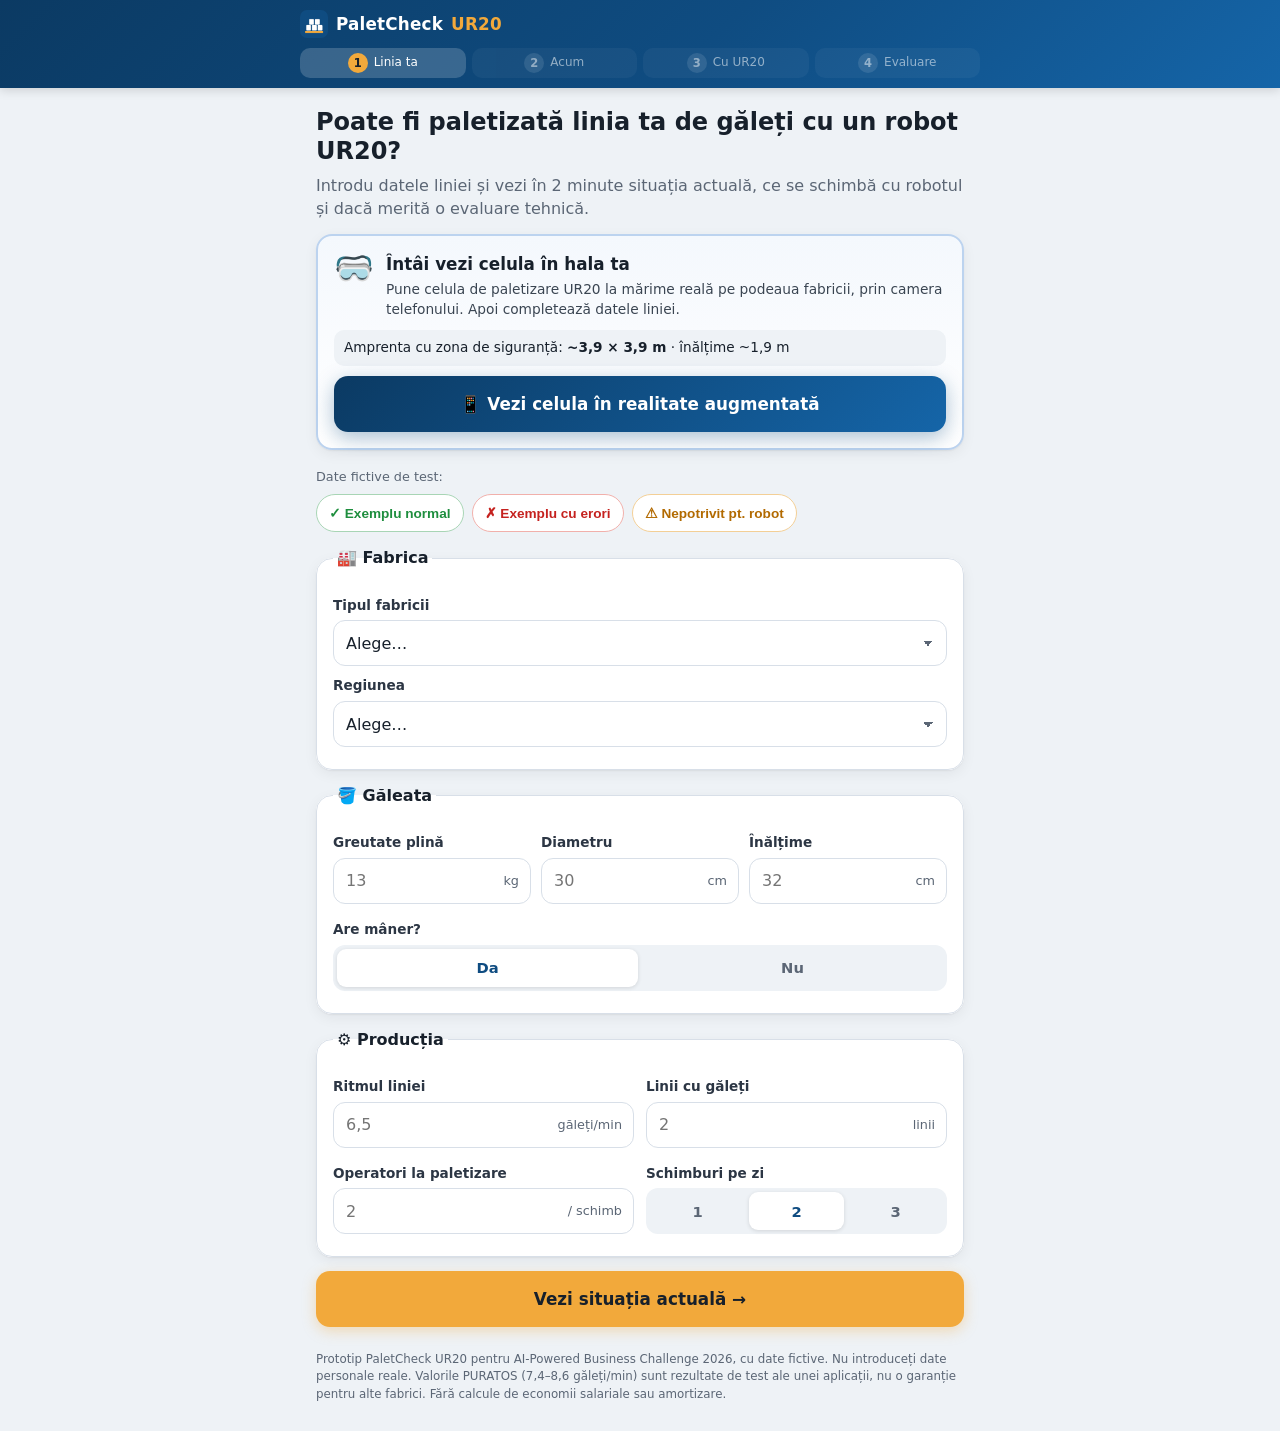
<file: index.html>
<!doctype html>
<html lang="ro">
<head>
  <meta charset="utf-8">
  <meta name="viewport" content="width=device-width, initial-scale=1, viewport-fit=cover">
  <title>PaletCheck UR20</title>
  <meta name="description" content="Verifică în 2 minute dacă linia ta de găleți poate fi paletizată cu o celulă UR20 și cere o evaluare tehnică Tech-Con.">
  <meta name="theme-color" content="#0F4C81">
  <link rel="manifest" href="manifest.json">
  <link rel="icon" href="icons/icon-192.png">
  <link rel="apple-touch-icon" href="icons/icon-192.png">
  <meta name="mobile-web-app-capable" content="yes">
  <meta name="apple-mobile-web-app-capable" content="yes">
  <meta name="apple-mobile-web-app-title" content="PaletCheck">
  <link rel="stylesheet" href="style.css">
</head>
<body>
  <header class="top">
    <div class="top-row">
      <div class="brand"><img src="icons/icon-192.png" alt=""> PaletCheck <span>UR20</span></div>
      <button class="install" id="install" type="button">📲 Instalează</button>
    </div>
    <ol class="stepper" id="stepper">
      <li data-step="1" class="active"><b>1</b><span>Linia ta</span></li>
      <li data-step="2"><b>2</b><span>Acum</span></li>
      <li data-step="3"><b>3</b><span>Cu UR20</span></li>
      <li data-step="4"><b>4</b><span>Evaluare</span></li>
    </ol>
  </header>

  <main>
    <!-- PAS 1: DATE -->
    <section class="step" id="step1">
      <div class="hero">
        <h1>Poate fi paletizată linia ta de găleți cu un robot UR20?</h1>
        <p>Introdu datele liniei și vezi în 2 minute situația actuală, ce se schimbă cu robotul și dacă merită o evaluare tehnică.</p>
      </div>

      <div class="card ar-card ar-intro">
        <div class="ar-head">
          <span class="ar-icon">🥽</span>
          <div>
            <h3>Întâi vezi celula în hala ta</h3>
            <p>Pune celula de paletizare UR20 la mărime reală pe podeaua fabricii, prin camera telefonului. Apoi completează datele liniei.</p>
          </div>
        </div>
        <div class="ar-dims ar-dims-text">Amprenta cu zona de siguranță: <b>~3,9 × 3,9 m</b> · înălțime ~1,9 m</div>
        <button class="btn robot big" data-open-ar type="button">📱 Vezi celula în realitate augmentată</button>
      </div>

      <div class="examples">
        <span>Date fictive de test:</span>
        <button type="button" class="chip ok" data-example="normal">✓ Exemplu normal</button>
        <button type="button" class="chip err" data-example="errors">✗ Exemplu cu erori</button>
        <button type="button" class="chip warn" data-example="unfit">⚠ Nepotrivit pt. robot</button>
      </div>

      <div class="banner error" id="formErrors" hidden role="alert"></div>

      <form id="lineForm" novalidate>
        <fieldset class="card">
          <legend>🏭 Fabrica</legend>
          <label class="field" data-f="factory">
            <span>Tipul fabricii</span>
            <select name="factory">
              <option value="">Alege…</option>
              <option value="panificatie">Ingrediente panificație și patiserie</option>
              <option value="umpluturi">Gemuri, umpluturi și creme</option>
              <option value="sosuri">Sosuri și maioneză (HoReCa)</option>
              <option value="lactate">Lactate</option>
              <option value="miere">Miere</option>
              <option value="alt-aliment">Alt produs alimentar</option>
              <option value="nealimentar">Nealimentar (vopsele, chimice)</option>
            </select>
            <small class="err-msg"></small>
          </label>
          <label class="field" data-f="region">
            <span>Regiunea</span>
            <select name="region">
              <option value="">Alege…</option>
              <option>București-Ilfov</option>
              <option>Sud-Muntenia</option>
              <option>Sud-Est</option>
              <option>Sud-Vest Oltenia</option>
              <option>Nord-Est</option>
              <option>Centru</option>
              <option>Nord-Vest</option>
              <option>Vest</option>
            </select>
            <small class="err-msg"></small>
          </label>
        </fieldset>

        <fieldset class="card">
          <legend>🪣 Găleata</legend>
          <div class="grid3">
            <label class="field" data-f="kg">
              <span>Greutate plină</span>
              <div class="unit"><input name="kg" type="text" inputmode="decimal" autocomplete="off" placeholder="13"><i>kg</i></div>
              <small class="err-msg"></small>
            </label>
            <label class="field" data-f="diameter">
              <span>Diametru</span>
              <div class="unit"><input name="diameter" type="text" inputmode="decimal" autocomplete="off" placeholder="30"><i>cm</i></div>
              <small class="err-msg"></small>
            </label>
            <label class="field" data-f="height">
              <span>Înălțime</span>
              <div class="unit"><input name="height" type="text" inputmode="decimal" autocomplete="off" placeholder="32"><i>cm</i></div>
              <small class="err-msg"></small>
            </label>
          </div>
          <div class="field" data-f="handle">
            <span>Are mâner?</span>
            <div class="seg">
              <label><input type="radio" name="handle" value="da" checked><b>Da</b></label>
              <label><input type="radio" name="handle" value="nu"><b>Nu</b></label>
            </div>
            <small class="err-msg"></small>
          </div>
        </fieldset>

        <fieldset class="card">
          <legend>⚙️ Producția</legend>
          <div class="grid2">
            <label class="field" data-f="ppm">
              <span>Ritmul liniei</span>
              <div class="unit"><input name="ppm" type="text" inputmode="decimal" autocomplete="off" placeholder="6,5"><i>găleți/min</i></div>
              <small class="err-msg"></small>
            </label>
            <label class="field" data-f="lines">
              <span>Linii cu găleți</span>
              <div class="unit"><input name="lines" type="text" inputmode="numeric" autocomplete="off" placeholder="2"><i>linii</i></div>
              <small class="err-msg"></small>
            </label>
            <label class="field" data-f="operators">
              <span>Operatori la paletizare</span>
              <div class="unit"><input name="operators" type="text" inputmode="numeric" autocomplete="off" placeholder="2"><i>/ schimb</i></div>
              <small class="err-msg"></small>
            </label>
            <div class="field" data-f="shifts">
              <span>Schimburi pe zi</span>
              <div class="seg">
                <label><input type="radio" name="shifts" value="1"><b>1</b></label>
                <label><input type="radio" name="shifts" value="2" checked><b>2</b></label>
                <label><input type="radio" name="shifts" value="3"><b>3</b></label>
              </div>
              <small class="err-msg"></small>
            </div>
          </div>
        </fieldset>

        <button class="btn primary big" type="submit">Vezi situația actuală →</button>
      </form>
    </section>

    <!-- SCENA 3D (comună pașilor 2 și 3) -->
    <section class="step" id="stageWrap" hidden>
      <div class="stage card flush">
        <div class="stage-3d" id="stage3d"></div>
        <div class="stage-badge" id="stageBadge">👷 Paletizare manuală</div>
        <div class="stage-speed" id="stageSpeed">simulare ×3</div>
        <div class="stage-live" id="stageLive"></div>
        <div class="stage-toast" id="stageToast"></div>
        <div class="stage-hint">↻ rotește cu degetul</div>
      </div>
    </section>

    <!-- PAS 2: SITUAȚIA ACTUALĂ -->
    <section class="step" id="step2" hidden>
      <h2 class="section-title">Situația actuală pe linia ta</h2>
      <div class="stats" id="statsBefore"></div>
      <p class="note">Calcule din datele introduse. <span class="tag hyp">Ipoteză</span> un schimb = 8 ore de producție.</p>
      <button class="btn robot big" id="toRobot" type="button">🤖 Înlocuiește cu robotul UR20</button>
      <button class="btn ghost" data-back="1" type="button">← Modifică datele</button>
    </section>

    <!-- PAS 3: CU ROBOT -->
    <section class="step" id="step3" hidden>
      <div class="banner error big-banner" id="failBanner" hidden role="alert"></div>
      <div id="robotOk" hidden>
        <div class="banner" id="verdictBanner"></div>
        <h2 class="section-title">Ce se schimbă</h2>
        <div class="stats" id="statsAfter"></div>
        <div class="card ar-card">
          <div class="ar-head">
            <span class="ar-icon">🥽</span>
            <div>
              <h3>Vezi celula la mărime reală în hala ta</h3>
              <p>Pune celula UR20 pe podeaua fabricii prin camera telefonului și verifică dacă încape lângă linia ta.</p>
            </div>
          </div>
          <div class="ar-dims ar-dims-text">Amprenta cu zona de siguranță: <b>~3,9 × 3,9 m</b> · înălțime ~1,9 m</div>
          <button class="btn robot big" data-open-ar type="button">📱 Deschide în realitate augmentată</button>
          <p class="note"><span class="tag hyp">Machetă</span> orientativă la scară reală (UR20: rază 1.750 mm, bază Ø245 mm, sarcină 20 kg). Amplasarea reală se stabilește la evaluarea Tech-Con.</p>
        </div>
      </div>
      <h2 class="section-title">Verificări</h2>
      <div class="checks" id="checks"></div>
      <div class="banner info">
        <b>⚠ Un robot mai rapid nu crește automat debitul liniei.</b>
        <span id="bottleneckText"></span>
      </div>
      <details class="card facts">
        <summary>Fapte PURATOS vs. ipoteze</summary>
        <div class="facts-grid">
          <div>
            <h4><span class="tag fact">Fapt</span> PURATOS (Tech-Con)</h4>
            <ul>
              <li>2 celule UR20, găleți de 5 kg și 13 kg</li>
              <li>Țintă 6 găleți/min; teste: 7,4 (13 kg) și 8,6 (5 kg)</li>
              <li>Gripper dedicat + cameră 2D pentru orientarea mânerului</li>
              <li>3 scanere de siguranță pe celulă, 2 poziții de paletizare</li>
              <li>Schimbarea paleților și separatoarele rămân manuale</li>
              <li>Livrare în aproximativ 4 luni</li>
            </ul>
          </div>
          <div>
            <h4><span class="tag hyp">Ipoteză</span> în acest calculator</h4>
            <ul>
              <li>Gripper estimat la 3,5 kg; sarcina UR20 până la 20 kg</li>
              <li>Ritm de referință interpolat între 5 și 13 kg</li>
              <li>O celulă pe linie; schimb de 8 ore</li>
              <li>Rezultatele de test nu sunt o garanție pentru altă fabrică</li>
            </ul>
          </div>
        </div>
      </details>
      <button class="btn primary big" id="toRequest" type="button">Solicită evaluare tehnică →</button>
      <button class="btn ghost" data-back="1" type="button">← Modifică datele</button>
    </section>

    <!-- PAS 4: CERERE -->
    <section class="step" id="step4" hidden>
      <div class="score card" id="scoreCard"></div>

      <div id="requestFormWrap">
        <div class="banner error" id="reqErrors" hidden role="alert"></div>
        <form id="reqForm" class="card" novalidate>
          <h3>Cerere de evaluare tehnică</h3>
          <p class="note">⚠ Prototip de concurs: folosiți <b>date fictive</b>, nu date personale reale.</p>
          <label class="field" data-f="company">
            <span>Companie</span>
            <input name="company" type="text" placeholder="ex. Fabrica Demo SRL" autocomplete="off">
            <small class="err-msg"></small>
          </label>
          <label class="field" data-f="role">
            <span>Rolul tău</span>
            <select name="role">
              <option value="">Alege…</option>
              <option value="dir-productie">Director de producție</option>
              <option value="dir-fabrica">Director de fabrică</option>
              <option value="investitii">Responsabil investiții / financiar</option>
              <option value="mentenanta">Șef mentenanță / inginer proces</option>
              <option value="hse">Responsabil SSM / HSE</option>
              <option value="altul">Altul</option>
            </select>
            <small class="err-msg"></small>
          </label>
          <label class="field" data-f="email">
            <span>E-mail (fictiv)</span>
            <input name="email" type="email" inputmode="email" placeholder="demo@fabrica-demo.ro" autocomplete="off">
            <small class="err-msg"></small>
          </label>
          <div class="field" data-f="demoType">
            <span>Tipul demonstrației</span>
            <div class="seg wrap">
              <label><input type="radio" name="demoType" value="birou" checked><b id="officeLabel">La birou</b></label>
              <label><input type="radio" name="demoType" value="online"><b>Online</b></label>
              <label><input type="radio" name="demoType" value="fabrica"><b>În fabrică</b></label>
            </div>
            <small class="err-msg"></small>
          </div>
          <div class="grid2">
            <label class="field" data-f="date">
              <span>Data preferată</span>
              <input name="date" type="date">
              <small class="err-msg"></small>
            </label>
            <label class="field" data-f="slot">
              <span>Interval</span>
              <select name="slot">
                <option value="">Alege…</option>
                <option>09:00–11:00</option>
                <option>11:00–13:00</option>
                <option>13:00–15:00</option>
                <option>15:00–17:00</option>
              </select>
              <small class="err-msg"></small>
            </label>
          </div>
          <label class="check field" data-f="consent">
            <input type="checkbox" name="consent">
            <span>Confirm că am folosit date fictive (concurs).</span>
            <small class="err-msg"></small>
          </label>
          <button class="btn primary big" type="submit">Trimite cererea și programează demo</button>
        </form>
      </div>

      <div id="confirmation" hidden></div>
      <button class="btn ghost" data-back="3" type="button" id="backTo3">← Înapoi la rezultat</button>
    </section>
  </main>

  <footer>
    Prototip PaletCheck UR20 pentru AI-Powered Business Challenge 2026, cu date fictive. Nu introduceți date personale reale.
    Valorile PURATOS (7,4–8,6 găleți/min) sunt rezultate de test ale unei aplicații, nu o garanție pentru alte fabrici.
    Fără calcule de economii salariale sau amortizare.
  </footer>

  <!-- Realitate augmentată -->
  <div class="ar-modal" id="arModal" hidden>
    <div class="ar-bar">
      <b>Celula UR20 · mărime reală</b>
      <button type="button" class="ar-close" id="closeAR" aria-label="Închide">✕</button>
    </div>
    <div class="ar-stage" id="arStage"><div class="ar-loading">Se încarcă macheta 3D…</div></div>
    <div class="ar-help" id="arHelp">
      <ol>
        <li>Apasă <b>„Pune celula în hala ta"</b>.</li>
        <li>Îndreaptă camera spre podea și mișcă telefonul încet, până apare suprafața.</li>
        <li>Celula apare la scară 1:1. Plimbă-te în jurul ei și verifică spațiul, accesul și culoarele.</li>
      </ol>
    </div>
  </div>

  <script type="module" src="app.js"></script>
</body>
</html>
</file>
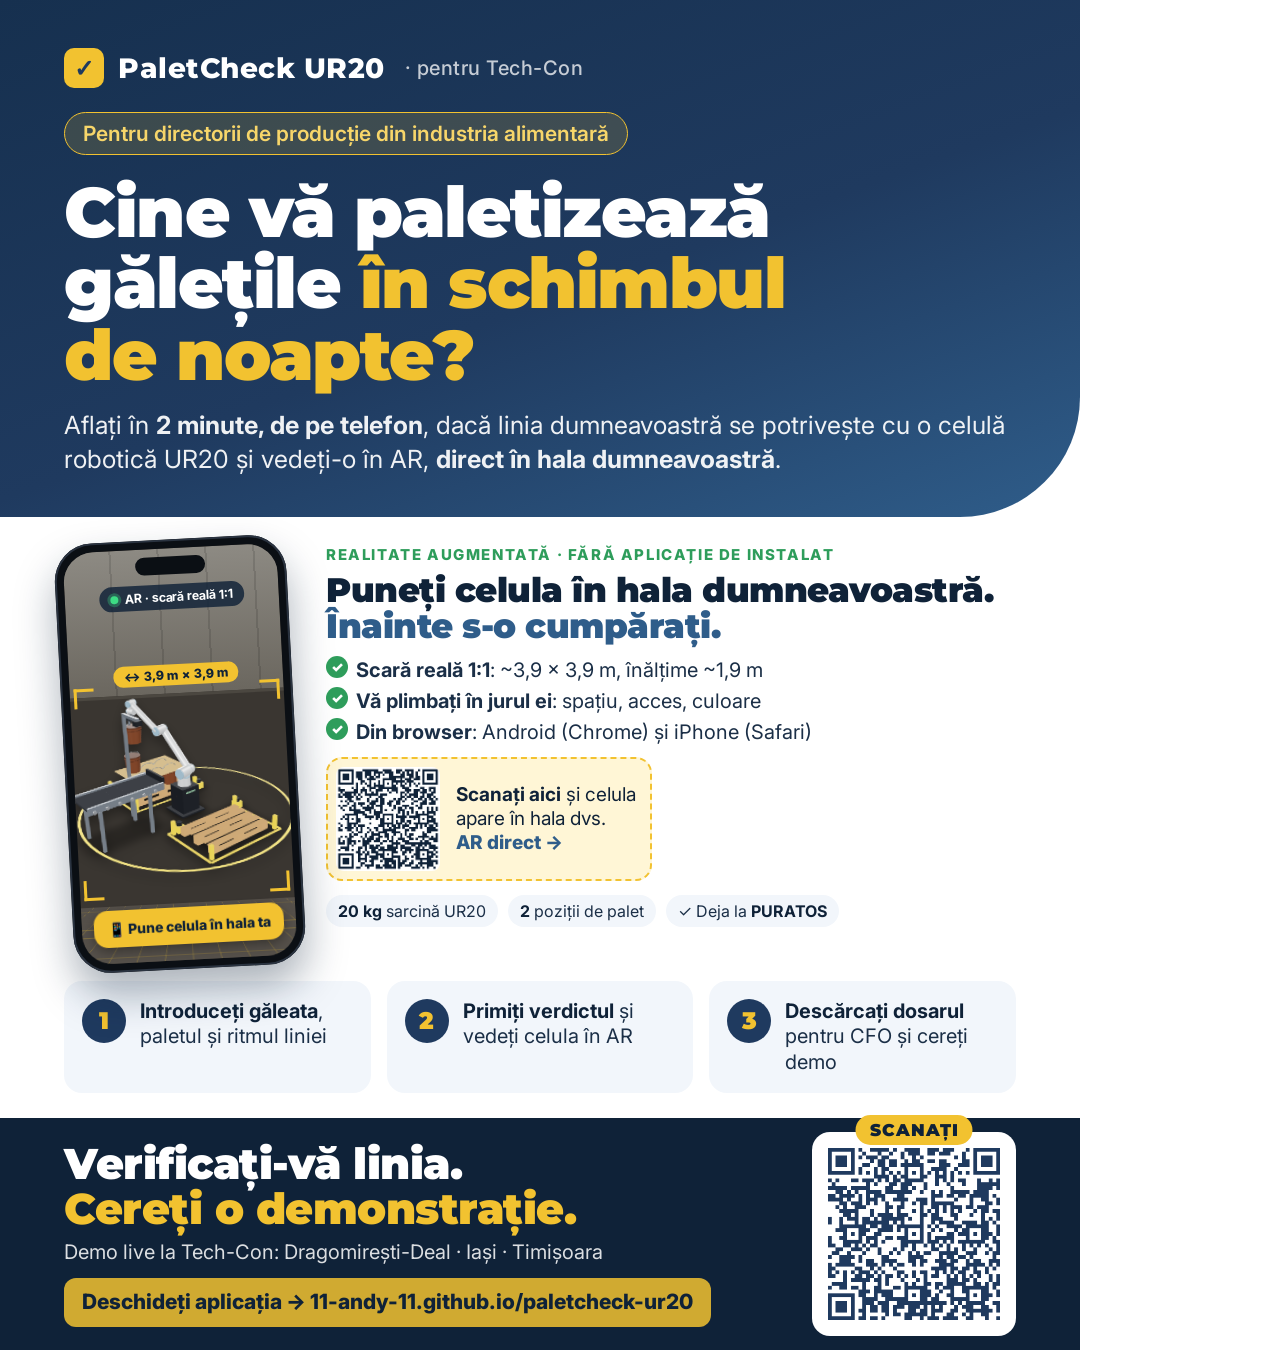
<file: promovare/postare.html>
<!doctype html>
<html lang="ro"><head><meta charset="utf-8"><title>PaletCheck UR20 — postare LinkedIn</title>
<link rel="preconnect" href="https://fonts.googleapis.com">
<link href="https://fonts.googleapis.com/css2?family=Montserrat:wght@500;700;800;900&family=Inter:wght@400;500;600;700&display=swap" rel="stylesheet">
<style>
*{box-sizing:border-box;margin:0;padding:0}
html,body{width:1080px;height:1350px;overflow:hidden}
body{font-family:Inter,Arial,sans-serif;background:#fff;color:#0f2238;position:relative}
.top{background:linear-gradient(160deg,#16304f 0%,#1F3A5F 55%,#2F5D8A 100%);color:#fff;padding:48px 64px 40px;position:relative;border-bottom-right-radius:120px}
.brand{display:flex;align-items:center;gap:14px;font-family:Montserrat,Arial;font-weight:800;font-size:28px;letter-spacing:.5px}
.brand .dot{width:40px;height:40px;border-radius:10px;background:#F2C230;display:grid;place-items:center;color:#1F3A5F;font-size:24px;font-weight:900}
.brand small{font-family:Inter;font-weight:500;font-size:20px;opacity:.75;margin-left:6px}
.aud{display:inline-block;margin-top:24px;background:rgba(242,194,48,.16);border:1.5px solid #F2C230;color:#F7D66A;font-weight:600;font-size:21px;padding:8px 18px;border-radius:40px}
h1{font-family:Montserrat,Arial;font-weight:900;font-size:70px;line-height:1.02;margin-top:22px;letter-spacing:-1.5px}
h1 em{font-style:normal;color:#F2C230}
.sub{font-size:25px;line-height:1.35;margin-top:18px;opacity:.93;max-width:960px}
.sub b{color:#fff}
.stage{position:relative;margin-top:6px;height:440px}
.stage img{position:absolute;left:50%;transform:translateX(-50%);top:0;height:440px}
.card{position:absolute;background:#fff;border-radius:16px;box-shadow:0 10px 30px rgba(15,34,56,.16);padding:14px 18px;font-size:19px;line-height:1.25;border-left:6px solid #F2C230;max-width:280px}
.card b{display:block;font-family:Montserrat,Arial;font-size:25px;font-weight:800;color:#1F3A5F}
.c1{left:40px;top:40px}.c2{right:40px;top:30px}.c3{right:44px;top:262px}.c4{left:40px;top:290px;border-left-color:#2e9d5b}
.steps{display:flex;gap:16px;padding:0 64px;margin-top:12px}
.step{flex:1;background:#F2F6FB;border-radius:18px;padding:18px 18px 18px;display:flex;gap:14px;align-items:flex-start}
.num{flex:none;width:44px;height:44px;border-radius:50%;background:#1F3A5F;color:#F2C230;font-family:Montserrat;font-weight:900;font-size:24px;display:grid;place-items:center}
.step p{font-size:20px;line-height:1.28;color:#1b2f47}
.step p b{color:#0f2238}
.cta{position:absolute;left:0;right:0;bottom:0;height:232px;background:#0f2238;color:#fff;display:flex;align-items:center;padding:0 64px;gap:40px}
.cta .txt{flex:1}
.cta .big{font-family:Montserrat,Arial;font-weight:900;font-size:43px;line-height:1.05;letter-spacing:-.5px}
.cta .big span{color:#F2C230}
.cta .small{font-size:20px;opacity:.85;margin-top:8px;line-height:1.35}
.btn{display:inline-block;margin-top:12px;background:#F2C230;color:#0f2238;font-weight:800;font-size:21px;padding:10px 18px;border-radius:12px;text-decoration:none}
.qr{display:block}
@page{size:1080px 1350px;margin:0}
.qr{flex:none;background:#fff;border-radius:18px;padding:12px;width:204px;height:204px;position:relative}
.qr img{width:180px;height:180px;display:block}
.qr:after{content:"SCANAȚI";position:absolute;left:50%;transform:translateX(-50%);top:-17px;background:#F2C230;color:#0f2238;font-family:Montserrat;font-weight:900;font-size:17px;padding:5px 14px;border-radius:20px;letter-spacing:1px}
.arrow{position:absolute;right:300px;bottom:150px;font-size:56px;color:#F2C230;font-weight:900}

.arzone{display:flex;gap:30px;padding:22px 56px 0 64px;height:452px}
.phone{flex:none;display:block;width:232px;height:430px;border-radius:38px;background:#0b0f14;padding:9px;box-shadow:0 22px 40px rgba(15,34,56,.35),inset 0 0 0 2px #2a3340;text-decoration:none;transform:rotate(-3deg)}
.screen{position:relative;width:100%;height:100%;border-radius:30px;overflow:hidden;background:#3a3631}
.wall{position:absolute;left:0;right:0;top:0;height:36%;background:linear-gradient(180deg,#8d8a83,#6b675f);border-bottom:3px solid #4b4740}
.wall:before{content:"";position:absolute;inset:0;background:repeating-linear-gradient(90deg,transparent 0 46px,rgba(0,0,0,.12) 46px 48px)}
.floor{position:absolute;left:-60%;width:220%;bottom:-6%;height:74%;transform-origin:50% 100%;transform:perspective(220px) rotateX(55deg);background-color:#55504a;background-image:linear-gradient(rgba(242,194,48,.28) 1.5px,transparent 1.5px),linear-gradient(90deg,rgba(242,194,48,.28) 1.5px,transparent 1.5px);background-size:34px 34px}
.notch{position:absolute;top:8px;left:50%;transform:translateX(-50%);width:70px;height:18px;border-radius:10px;background:#0b0f14}
.status{position:absolute;top:36px;left:50%;transform:translateX(-50%);white-space:nowrap;background:rgba(15,34,56,.82);color:#fff;font-size:12.5px;font-weight:700;padding:5px 11px;border-radius:14px;display:flex;align-items:center;gap:6px}
.status i{width:8px;height:8px;border-radius:50%;background:#3ddc84;box-shadow:0 0 0 3px rgba(61,220,132,.3)}
.cell{position:absolute;width:228px;left:50%;transform:translateX(-50%);top:146px;filter:drop-shadow(0 6px 6px rgba(0,0,0,.35))}
.rc{position:absolute;width:20px;height:20px;border:3px solid #F2C230}
.tl{left:4px;top:136px;border-right:0;border-bottom:0}.tr{right:4px;top:136px;border-left:0;border-bottom:0}
.bl{left:4px;top:328px;border-right:0;border-top:0}.br{right:4px;top:328px;border-left:0;border-top:0}
.dim{position:absolute;top:116px;left:50%;transform:translateX(-50%);background:#F2C230;color:#0f2238;font-weight:800;font-size:12.5px;padding:3px 10px;border-radius:10px;white-space:nowrap}
.arbtn{position:absolute;bottom:16px;left:12px;right:12px;text-align:center;background:#F2C230;color:#0f2238;font-weight:800;font-size:14px;padding:10px 6px;border-radius:14px;box-shadow:0 4px 12px rgba(0,0,0,.35)}
.arcopy{flex:1;padding-top:6px}
.kick{font-size:15px;font-weight:800;letter-spacing:1.6px;color:#2e9d5b}
.arcopy h2{font-family:Montserrat,Arial;font-weight:900;font-size:34px;line-height:1.08;color:#0f2238;margin-top:8px;letter-spacing:-.5px}
.arcopy h2 em{font-style:normal;color:#2F5D8A}
.arcopy ul{list-style:none;margin-top:12px}
.arcopy li{font-size:20px;line-height:1.3;padding-left:30px;position:relative;margin-bottom:5px;color:#1b2f47}
.arcopy li:before{content:"✓";position:absolute;left:0;top:-1px;width:22px;height:22px;border-radius:50%;background:#2e9d5b;color:#fff;font-size:14px;font-weight:900;display:grid;place-items:center}
.arqr{display:flex;align-items:center;gap:16px;margin-top:12px;text-decoration:none;color:#0f2238;background:#FFF6D6;border:2px dashed #F2C230;border-radius:16px;padding:8px 14px 8px 8px;width:fit-content}
.arqr img{width:104px;height:104px;border-radius:8px;display:block}
.arqr span{font-size:19px;line-height:1.25}
.arqr em{font-style:normal;font-weight:800;color:#2F5D8A}
.facts{display:flex;gap:10px;margin-top:14px}
.facts span{background:#F2F6FB;border-radius:20px;padding:6px 12px;font-size:16px;color:#1b2f47;white-space:nowrap}
.facts b{color:#0f2238}
</style></head><body>
<div class="top">
  <div class="brand"><div class="dot">✓</div>PaletCheck UR20 <small>· pentru Tech-Con</small></div>
  <div class="aud">Pentru directorii de producție din industria alimentară</div>
  <h1>Cine vă paletizează<br>gălețile <em>în schimbul<br>de noapte?</em></h1>
  <p class="sub">Aflați în <b>2 minute, de pe telefon</b>, dacă linia dumneavoastră se potrivește cu o celulă robotică UR20 și vedeți-o în AR, <b>direct în hala dumneavoastră</b>.</p>
</div>

<div class="arzone">
  <a class="phone" href="https://11-andy-11.github.io/paletcheck-ur20/?utm_source=linkedin&amp;utm_medium=postare_ar&amp;utm_campaign=ur20_2026#ar" aria-label="Deschideți celula UR20 în realitate augmentată">
    <div class="screen">
      <div class="wall"></div><div class="floor"></div>
      <div class="notch"></div>
      <div class="status"><i></i>AR · scară reală 1:1</div>
      <img class="cell" src="robot_t.png" alt="Celula UR20 plasată în AR pe podeaua halei">
      <span class="rc tl"></span><span class="rc tr"></span><span class="rc bl"></span><span class="rc br"></span>
      <div class="dim">↔ 3,9 m × 3,9 m</div>
      <div class="arbtn">📱 Pune celula în hala ta</div>
    </div>
  </a>
  <div class="arcopy">
    <div class="kick">REALITATE AUGMENTATĂ · FĂRĂ APLICAȚIE DE INSTALAT</div>
    <h2>Puneți celula în hala dumneavoastră. <em>Înainte s-o cumpărați.</em></h2>
    <ul>
      <li><b>Scară reală 1:1</b>: ~3,9 × 3,9 m, înălțime ~1,9 m</li>
      <li><b>Vă plimbați în jurul ei</b>: spațiu, acces, culoare</li>
      <li><b>Din browser</b>: Android (Chrome) și iPhone (Safari)</li>
    </ul>
    <a class="arqr" href="https://11-andy-11.github.io/paletcheck-ur20/?utm_source=linkedin&amp;utm_medium=postare_ar&amp;utm_campaign=ur20_2026#ar"><img src="qr_ar.png" alt="Cod QR direct în AR"><span><b>Scanați aici</b> și celula<br>apare în hala dvs.<br><em>AR direct →</em></span></a>
    <div class="facts"><span><b>20 kg</b> sarcină UR20</span><span><b>2</b> poziții de palet</span><span>✓ Deja la <b>PURATOS</b></span></div>
  </div>
</div>

<div class="steps">
  <div class="step"><div class="num">1</div><p><b>Introduceți găleata</b>, paletul și ritmul liniei</p></div>
  <div class="step"><div class="num">2</div><p><b>Primiți verdictul</b> și vedeți celula în AR</p></div>
  <div class="step"><div class="num">3</div><p><b>Descărcați dosarul</b> pentru CFO și cereți demo</p></div>
</div>

<div class="cta">
  <div class="txt">
    <div class="big">Verificați-vă linia.<br><span>Cereți o demonstrație.</span></div>
    <div class="small">Demo live la Tech-Con: Dragomirești-Deal · Iași · Timișoara<br><a class="btn" href="https://11-andy-11.github.io/paletcheck-ur20/?utm_source=linkedin&amp;utm_medium=postare&amp;utm_campaign=ur20_2026">Deschideți aplicația → 11-andy-11.github.io/paletcheck-ur20</a></div>
  </div>
  <a class="qr" href="https://11-andy-11.github.io/paletcheck-ur20/?utm_source=linkedin&amp;utm_medium=postare&amp;utm_campaign=ur20_2026"><img src="qr_linkedin.png" alt="Cod QR către aplicația PaletCheck UR20"></a>
</div>
</body></html>
</file>
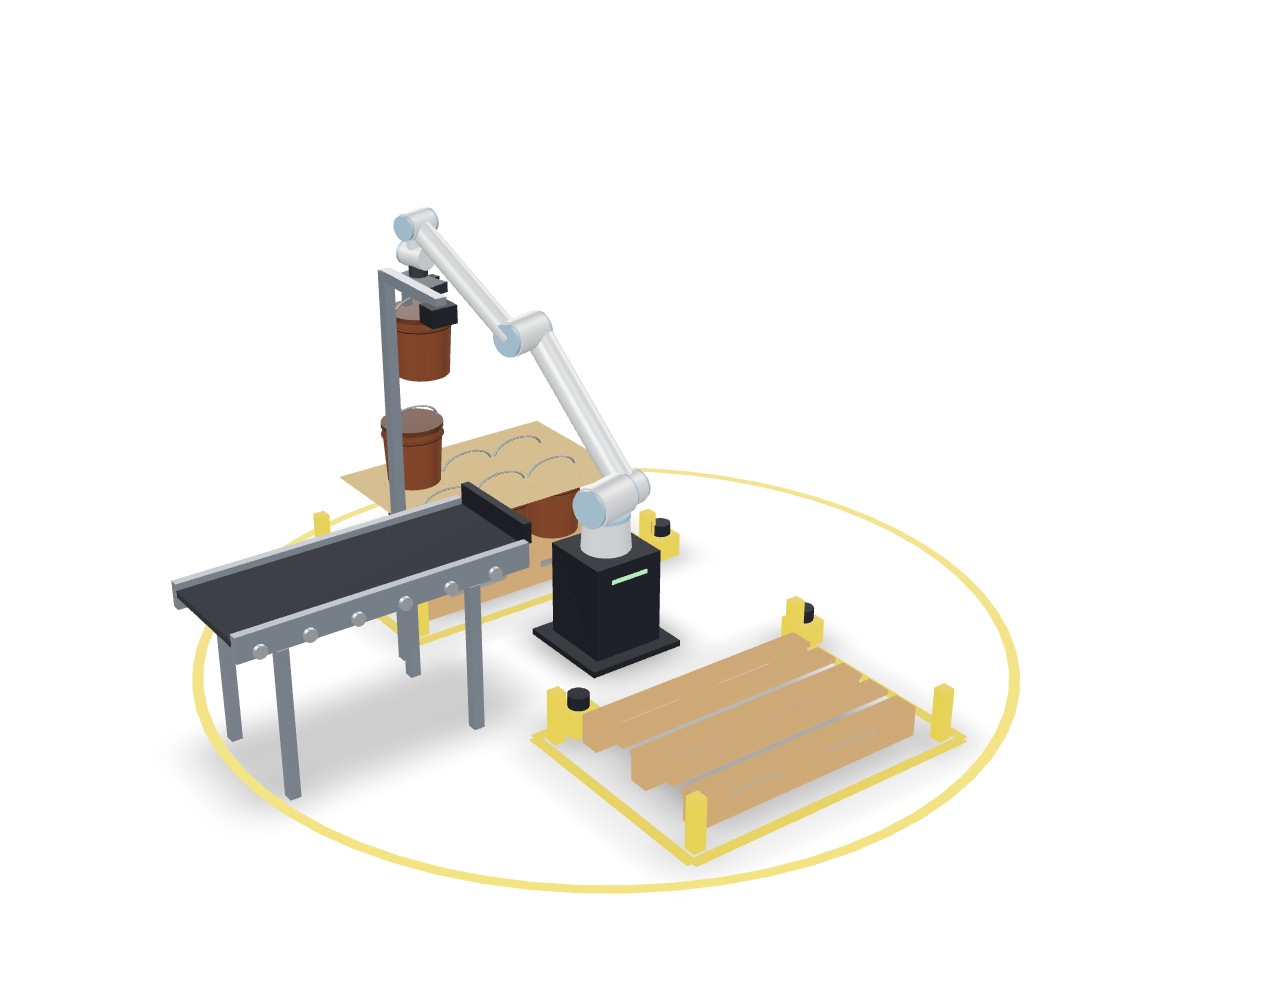
<file: promovare/render.html>
<!doctype html><html><head><meta charset="utf-8">
<script type="module" src="../vendor/model-viewer.min.js"></script>
<style>html,body{margin:0;background:transparent}model-viewer{width:1200px;height:1000px;background:transparent;--poster-color:transparent}</style></head>
<body><model-viewer id="mv" src="../ar/celula-ur20.glb" camera-orbit="-36deg 64deg 8.6m" camera-target="0m 0.75m 0m" field-of-view="30deg" exposure="1.1" shadow-intensity="1.2" shadow-softness="0.8" environment-image="neutral" interaction-prompt="none"></model-viewer>
<script>document.getElementById('mv').addEventListener('load',()=>setTimeout(()=>document.title='READY',1500));</script>
</body></html>
</file>
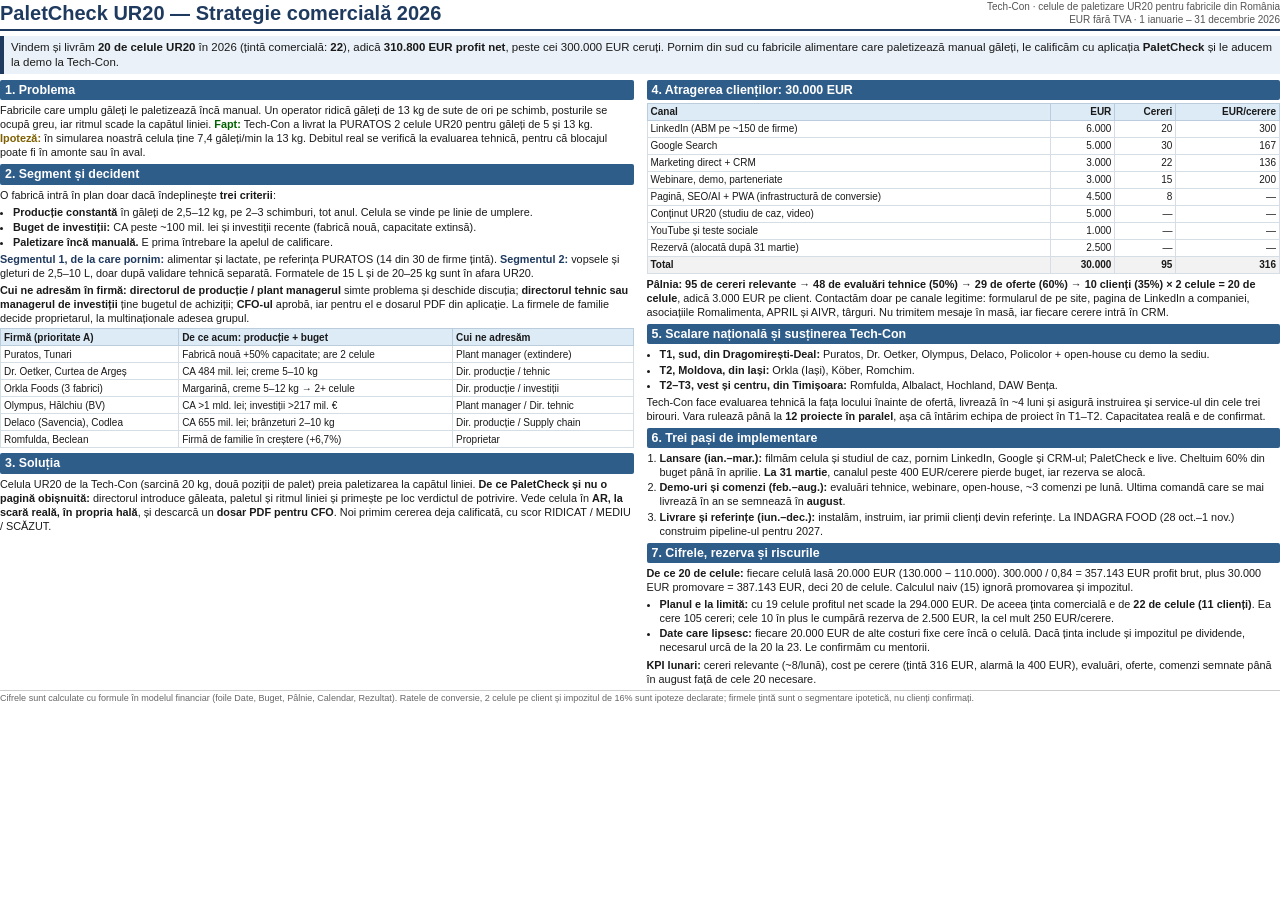
<file: strategie/strategie.html>
<!doctype html>
<html lang="ro"><head><meta charset="utf-8"><title>PaletCheck UR20 — Strategie comercială 2026</title>
<style>
@page{size:A4;margin:9mm 10mm}
*{box-sizing:border-box}
body{font-family:Arial,Helvetica,sans-serif;font-size:8.15pt;line-height:1.3;color:#1a1a1a;margin:0}
header{display:flex;justify-content:space-between;align-items:flex-end;border-bottom:2.5px solid #1F3A5F;padding-bottom:3px;margin-bottom:5px}
h1{font-size:15pt;margin:0;color:#1F3A5F}
.sub{font-size:7.5pt;color:#555;text-align:right}
.lead{background:#EAF1F8;border-left:4px solid #1F3A5F;padding:4px 7px;margin:0 0 6px;font-size:8.6pt}
.cols{column-count:2;column-gap:13px}
section{break-inside:avoid;margin-bottom:5px}
h2{font-size:9.3pt;color:#fff;background:#2F5D8A;margin:0 0 3px;padding:2px 5px;border-radius:2px}
p{margin:0 0 3px}
ul,ol{margin:0 0 3px;padding-left:13px}
li{margin:0 0 1px}
table{width:100%;border-collapse:collapse;margin:2px 0 3px;font-size:7.5pt}
th{background:#DDEBF7;text-align:left;padding:1.5px 3px;border:1px solid #bcd}
td{padding:1.5px 3px;border:1px solid #d5dde5;vertical-align:top}
td.n,th.n{text-align:right;white-space:nowrap}
tr.tot td{font-weight:bold;background:#F2F2F2}
.tag{font-weight:bold;color:#1F3A5F}
.f{color:#006100;font-weight:bold}.i{color:#7F6000;font-weight:bold}
footer{margin-top:4px;border-top:1px solid #ccc;padding-top:2px;font-size:6.8pt;color:#666}
</style></head><body>
<header><h1>PaletCheck UR20 — Strategie comercială 2026</h1>
<div class="sub">Tech-Con · celule de paletizare UR20 pentru fabricile din România<br>EUR fără TVA · 1 ianuarie – 31 decembrie 2026</div></header>

<p class="lead">Vindem și livrăm <b>20 de celule UR20</b> în 2026 (țintă comercială: <b>22</b>), adică <b>310.800 EUR profit net</b>, peste cei 300.000 EUR ceruți. Pornim din sud cu fabricile alimentare care paletizează manual găleți, le calificăm cu aplicația <b>PaletCheck</b> și le aducem la demo la Tech-Con.</p>

<div class="cols">
<section><h2>1. Problema</h2>
<p>Fabricile care umplu găleți le paletizează încă manual. Un operator ridică găleți de 13 kg de sute de ori pe schimb, posturile se ocupă greu, iar ritmul scade la capătul liniei.
<span class="f">Fapt:</span> Tech-Con a livrat la PURATOS 2 celule UR20 pentru găleți de 5 și 13 kg.
<span class="i">Ipoteză:</span> în simularea noastră celula ține 7,4 găleți/min la 13 kg. Debitul real se verifică la evaluarea tehnică, pentru că blocajul poate fi în amonte sau în aval.</p></section>

<section><h2>2. Segment și decident</h2>
<p>O fabrică intră în plan doar dacă îndeplinește <b>trei criterii</b>:</p>
<ul><li><b>Producție constantă</b> în găleți de 2,5–12 kg, pe 2–3 schimburi, tot anul. Celula se vinde pe linie de umplere.</li>
<li><b>Buget de investiții:</b> CA peste ~100 mil. lei și investiții recente (fabrică nouă, capacitate extinsă).</li>
<li><b>Paletizare încă manuală.</b> E prima întrebare la apelul de calificare.</li></ul>
<p><span class="tag">Segmentul 1, de la care pornim:</span> alimentar și lactate, pe referința PURATOS (14 din 30 de firme țintă). <span class="tag">Segmentul 2:</span> vopsele și gleturi de 2,5–10 L, doar după validare tehnică separată. Formatele de 15 L și de 20–25 kg sunt în afara UR20.</p>
<p><b>Cui ne adresăm în firmă:</b> <b>directorul de producție / plant managerul</b> simte problema și deschide discuția; <b>directorul tehnic sau managerul de investiții</b> ține bugetul de achiziții; <b>CFO-ul</b> aprobă, iar pentru el e dosarul PDF din aplicație. La firmele de familie decide proprietarul, la multinaționale adesea grupul.</p>
<table><tr><th>Firmă (prioritate A)</th><th>De ce acum: producție + buget</th><th>Cui ne adresăm</th></tr>
<tr><td>Puratos, Tunari</td><td>Fabrică nouă +50% capacitate; are 2 celule</td><td>Plant manager (extindere)</td></tr>
<tr><td>Dr. Oetker, Curtea de Argeș</td><td>CA 484 mil. lei; creme 5–10 kg</td><td>Dir. producție / tehnic</td></tr>
<tr><td>Orkla Foods (3 fabrici)</td><td>Margarină, creme 5–12 kg → 2+ celule</td><td>Dir. producție / investiții</td></tr>
<tr><td>Olympus, Hălchiu (BV)</td><td>CA &gt;1 mld. lei; investiții &gt;217 mil. €</td><td>Plant manager / Dir. tehnic</td></tr>
<tr><td>Delaco (Savencia), Codlea</td><td>CA 655 mil. lei; brânzeturi 2–10 kg</td><td>Dir. producție / Supply chain</td></tr>
<tr><td>Romfulda, Beclean</td><td>Firmă de familie în creștere (+6,7%)</td><td>Proprietar</td></tr></table></section>

<section><h2>3. Soluția</h2>
<p>Celula UR20 de la Tech-Con (sarcină 20 kg, două poziții de palet) preia paletizarea la capătul liniei.
<b>De ce PaletCheck și nu o pagină obișnuită:</b> directorul introduce găleata, paletul și ritmul liniei și primește pe loc verdictul de potrivire. Vede celula în <b>AR, la scară reală, în propria hală</b>, și descarcă un <b>dosar PDF pentru CFO</b>. Noi primim cererea deja calificată, cu scor RIDICAT / MEDIU / SCĂZUT.</p></section>

<section><h2>4. Atragerea clienților: 30.000 EUR</h2>
<table><tr><th>Canal</th><th class="n">EUR</th><th class="n">Cereri</th><th class="n">EUR/cerere</th></tr>
<tr><td>LinkedIn (ABM pe ~150 de firme)</td><td class="n">6.000</td><td class="n">20</td><td class="n">300</td></tr>
<tr><td>Google Search</td><td class="n">5.000</td><td class="n">30</td><td class="n">167</td></tr>
<tr><td>Marketing direct + CRM</td><td class="n">3.000</td><td class="n">22</td><td class="n">136</td></tr>
<tr><td>Webinare, demo, parteneriate</td><td class="n">3.000</td><td class="n">15</td><td class="n">200</td></tr>
<tr><td>Pagină, SEO/AI + PWA (infrastructură de conversie)</td><td class="n">4.500</td><td class="n">8</td><td class="n">—</td></tr>
<tr><td>Conținut UR20 (studiu de caz, video)</td><td class="n">5.000</td><td class="n">—</td><td class="n">—</td></tr>
<tr><td>YouTube și teste sociale</td><td class="n">1.000</td><td class="n">—</td><td class="n">—</td></tr>
<tr><td>Rezervă (alocată după 31 martie)</td><td class="n">2.500</td><td class="n">—</td><td class="n">—</td></tr>
<tr class="tot"><td>Total</td><td class="n">30.000</td><td class="n">95</td><td class="n">316</td></tr></table>
<p><b>Pâlnia: 95 de cereri relevante → 48 de evaluări tehnice (50%) → 29 de oferte (60%) → 10 clienți (35%) × 2 celule = 20 de celule</b>, adică 3.000 EUR pe client. Contactăm doar pe canale legitime: formularul de pe site, pagina de LinkedIn a companiei, asociațiile Romalimenta, APRIL și AIVR, târguri. Nu trimitem mesaje în masă, iar fiecare cerere intră în CRM.</p></section>

<section><h2>5. Scalare națională și susținerea Tech-Con</h2>
<ul><li><b>T1, sud, din Dragomirești-Deal:</b> Puratos, Dr. Oetker, Olympus, Delaco, Policolor + open-house cu demo la sediu.</li>
<li><b>T2, Moldova, din Iași:</b> Orkla (Iași), Köber, Romchim.</li>
<li><b>T2–T3, vest și centru, din Timișoara:</b> Romfulda, Albalact, Hochland, DAW Bența.</li></ul>
<p>Tech-Con face evaluarea tehnică la fața locului înainte de ofertă, livrează în ~4 luni și asigură instruirea și service-ul din cele trei birouri. Vara rulează până la <b>12 proiecte în paralel</b>, așa că întărim echipa de proiect în T1–T2. Capacitatea reală e de confirmat.</p></section>

<section><h2>6. Trei pași de implementare</h2>
<ol><li><b>Lansare (ian.–mar.):</b> filmăm celula și studiul de caz, pornim LinkedIn, Google și CRM-ul; PaletCheck e live. Cheltuim 60% din buget până în aprilie. <b>La 31 martie</b>, canalul peste 400 EUR/cerere pierde buget, iar rezerva se alocă.</li>
<li><b>Demo-uri și comenzi (feb.–aug.):</b> evaluări tehnice, webinare, open-house, ~3 comenzi pe lună. Ultima comandă care se mai livrează în an se semnează în <b>august</b>.</li>
<li><b>Livrare și referințe (iun.–dec.):</b> instalăm, instruim, iar primii clienți devin referințe. La INDAGRA FOOD (28 oct.–1 nov.) construim pipeline-ul pentru 2027.</li></ol></section>

<section><h2>7. Cifrele, rezerva și riscurile</h2>
<p><b>De ce 20 de celule:</b> fiecare celulă lasă 20.000 EUR (130.000 − 110.000). 300.000 / 0,84 = 357.143 EUR profit brut, plus 30.000 EUR promovare = 387.143 EUR, deci 20 de celule. Calculul naiv (15) ignoră promovarea și impozitul.</p>
<ul><li><b>Planul e la limită:</b> cu 19 celule profitul net scade la 294.000 EUR. De aceea ținta comercială e de <b>22 de celule (11 clienți)</b>. Ea cere 105 cereri; cele 10 în plus le cumpără rezerva de 2.500 EUR, la cel mult 250 EUR/cerere.</li>
<li><b>Date care lipsesc:</b> fiecare 20.000 EUR de alte costuri fixe cere încă o celulă. Dacă ținta include și impozitul pe dividende, necesarul urcă de la 20 la 23. Le confirmăm cu mentorii.</li></ul>
<p><b>KPI lunari:</b> cereri relevante (~8/lună), cost pe cerere (țintă 316 EUR, alarmă la 400 EUR), evaluări, oferte, comenzi semnate până în august față de cele 20 necesare.</p></section>
</div>
<footer>Cifrele sunt calculate cu formule în modelul financiar (foile Date, Buget, Pâlnie, Calendar, Rezultat). Ratele de conversie, 2 celule pe client și impozitul de 16% sunt ipoteze declarate; firmele țintă sunt o segmentare ipotetică, nu clienți confirmați.</footer>
</body></html>
</file>
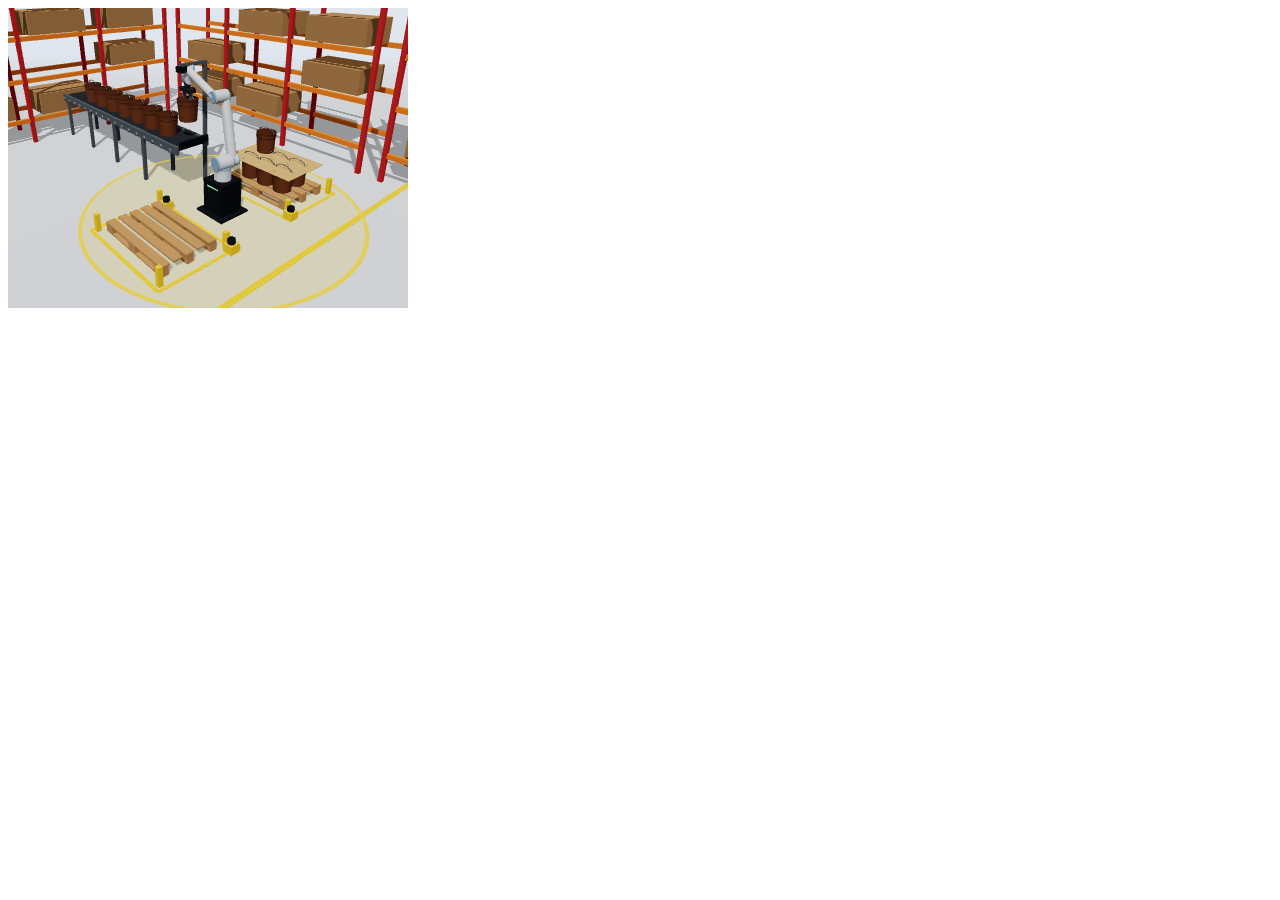
<file: tools/bake.html>
<!doctype html>
<html lang="ro">
<head><meta charset="utf-8"><title>Bake AR</title></head>
<body>
<div id="c" style="width:400px;height:300px"></div>
<script type="module">
import * as THREE from '../vendor/three.module.min.js';
import { CellScene } from '../scene.js';
import { GLTFExporter } from './GLTFExporter.js';
import { USDZExporter } from './USDZExporter.js';

const toB64 = (buf) => {
  const bytes = new Uint8Array(buf);
  let s = '';
  for (let i = 0; i < bytes.length; i += 0x8000) s += String.fromCharCode.apply(null, bytes.subarray(i, i + 0x8000));
  return btoa(s);
};
try {
  const sc = new CellScene(document.getElementById('c'));
  sc.setParams({ kg: 13, diameter: 30, height: 32, handle: true, ppm: 6.5 });
  const { root, size } = sc.buildExportGroup();
  // USDZ acceptă doar materiale standard
  root.traverse((o) => {
    if (o.isMesh && !o.material.isMeshStandardMaterial) {
      o.material = new THREE.MeshStandardMaterial({ color: o.material.color, emissive: o.material.color, emissiveIntensity: 0.6, roughness: 0.5 });
    }
  });
  root.updateMatrixWorld(true);
  const glb = await new GLTFExporter().parseAsync(root, { binary: true });
  const usdz = await new USDZExporter().parse(root);
  window.RESULT = { glb: toB64(glb), usdz: toB64(usdz), size: { x: size.x, y: size.y, z: size.z } };
} catch (e) {
  window.RESULT = { error: String(e && e.stack || e) };
}
</script>
</body>
</html>
</file>
<file: style.css>
:root {
  --primary: #0F4C81;
  --primary-2: #1565a8;
  --accent: #F2A93B;
  --bg: #EEF2F6;
  --card: #FFFFFF;
  --text: #17202B;
  --muted: #5B6675;
  --border: #D8DFE8;
  --ok: #1E8E3E;
  --ok-bg: #E6F4EA;
  --warn: #B26A00;
  --warn-bg: #FEF3E0;
  --bad: #C5221F;
  --bad-bg: #FCE8E6;
  --info-bg: #E8F0FB;
  --radius: 16px;
  --shadow: 0 1px 2px rgba(16, 24, 40, .06), 0 4px 14px rgba(16, 24, 40, .06);
}
* { box-sizing: border-box; }
html, body { margin: 0; }
body {
  font-family: system-ui, -apple-system, "Segoe UI", Roboto, sans-serif;
  background: var(--bg);
  color: var(--text);
  line-height: 1.45;
  -webkit-text-size-adjust: 100%;
  -webkit-tap-highlight-color: transparent;
}
[hidden] { display: none !important; }

/* Antet */
.top {
  position: sticky; top: 0; z-index: 20;
  background: linear-gradient(135deg, #0B3A63, var(--primary) 55%, var(--primary-2));
  color: #fff;
  padding: calc(10px + env(safe-area-inset-top)) 16px 10px;
  box-shadow: 0 2px 10px rgba(0,0,0,.15);
}
.top-row { display: flex; align-items: center; justify-content: space-between; max-width: 680px; margin: 0 auto; }
.brand { display: flex; align-items: center; gap: 8px; font-weight: 800; font-size: 1.05rem; letter-spacing: .2px; }
.brand img { width: 28px; height: 28px; border-radius: 7px; }
.brand span { color: var(--accent); }
.install {
  display: none; border: 1px solid rgba(255,255,255,.5); background: rgba(255,255,255,.12);
  color: #fff; border-radius: 999px; padding: 6px 12px; font-size: .85rem; font-weight: 600;
}
.stepper { list-style: none; display: flex; gap: 6px; margin: 10px auto 0; padding: 0; max-width: 680px; }
.stepper li {
  flex: 1; display: flex; align-items: center; gap: 6px; justify-content: center;
  font-size: .75rem; opacity: .55; padding: 5px 4px; border-radius: 10px; background: rgba(255,255,255,.08);
  transition: all .25s;
}
.stepper li b {
  width: 20px; height: 20px; border-radius: 50%; display: grid; place-items: center;
  background: rgba(255,255,255,.2); font-size: .72rem;
}
.stepper li.active { opacity: 1; background: rgba(255,255,255,.18); }
.stepper li.active b { background: var(--accent); color: #17202B; }
.stepper li.done { opacity: .9; }
.stepper li.done b { background: #fff; color: var(--primary); }

main { max-width: 680px; margin: 0 auto; padding: 16px; }
.step { animation: fadeUp .35s ease both; }
@keyframes fadeUp { from { opacity: 0; transform: translateY(10px); } to { opacity: 1; transform: none; } }

.hero h1 { font-size: 1.5rem; line-height: 1.2; margin: 4px 0 8px; }
.hero p { margin: 0 0 14px; color: var(--muted); }

.examples { display: flex; flex-wrap: wrap; gap: 8px; align-items: center; margin-bottom: 14px; }
.examples > span { font-size: .8rem; color: var(--muted); width: 100%; }
.chip {
  border: 1.5px solid var(--border); background: var(--card); border-radius: 999px;
  padding: 8px 12px; font-size: .85rem; font-weight: 600; cursor: pointer; min-height: 38px;
}
.chip.ok { border-color: #a8d5b5; color: var(--ok); }
.chip.err { border-color: #f1b0ab; color: var(--bad); }
.chip.warn { border-color: #f3cf96; color: var(--warn); }

.card {
  background: var(--card); border: 1px solid var(--border); border-radius: var(--radius);
  padding: 16px; margin: 0 0 14px; box-shadow: var(--shadow);
}
.card.flush { padding: 0; overflow: hidden; }
fieldset.card { min-width: 0; }
legend { font-weight: 700; padding: 0 4px; font-size: 1rem; }

.field { display: block; margin: 10px 0 6px; }
.field > span { display: block; font-size: .85rem; font-weight: 600; margin-bottom: 5px; color: #2c3644; }
input[type=text], input[type=email], input[type=number], input[type=date], select {
  width: 100%; min-height: 46px; padding: 10px 12px; font-size: 16px; /* 16px = fără zoom pe iPhone */
  border: 1.5px solid var(--border); border-radius: 12px; background: #fff; color: var(--text);
  font-family: inherit; appearance: none; -webkit-appearance: none;
}
select {
  background-image: linear-gradient(45deg, transparent 50%, #5B6675 50%), linear-gradient(135deg, #5B6675 50%, transparent 50%);
  background-position: calc(100% - 18px) 20px, calc(100% - 13px) 20px; background-size: 5px 5px; background-repeat: no-repeat;
  padding-right: 32px;
}
input:focus, select:focus { outline: none; border-color: var(--primary-2); box-shadow: 0 0 0 3px rgba(21,101,168,.15); }
.unit { position: relative; }
.unit input { padding-right: 86px; }
.unit i {
  position: absolute; right: 12px; top: 50%; transform: translateY(-50%);
  font-style: normal; font-size: .8rem; color: var(--muted); pointer-events: none;
}
.grid2 { display: grid; grid-template-columns: 1fr 1fr; gap: 0 12px; }
.grid3 { display: grid; grid-template-columns: 1fr 1fr 1fr; gap: 0 10px; }
.grid3 .unit input { padding-right: 34px; }
@media (max-width: 380px) { .grid2 { grid-template-columns: 1fr; } }

.seg { display: flex; background: #EEF2F6; border-radius: 12px; padding: 4px; gap: 4px; }
.seg label { flex: 1; }
.seg input { position: absolute; opacity: 0; pointer-events: none; }
.seg b {
  display: grid; place-items: center; min-height: 38px; border-radius: 9px; font-size: .92rem;
  cursor: pointer; color: var(--muted); transition: all .15s; text-align: center; padding: 0 6px;
}
.seg input:checked + b { background: #fff; color: var(--primary); box-shadow: 0 1px 4px rgba(0,0,0,.12); }
.seg.wrap b { font-size: .82rem; }

.err-msg { display: none; color: var(--bad); font-size: .8rem; margin-top: 4px; font-weight: 600; }
.field.invalid input, .field.invalid select { border-color: var(--bad); background: var(--bad-bg); }
.field.invalid .seg { box-shadow: 0 0 0 2px var(--bad); }
.field.invalid .err-msg { display: block; }
.field.invalid > span { color: var(--bad); }
.check { display: flex; flex-wrap: wrap; gap: 10px; align-items: center; }
.check input { width: 22px; height: 22px; accent-color: var(--primary); }
.check > span { margin: 0; flex: 1; font-weight: 500; }
.check .err-msg { width: 100%; }

.btn {
  display: block; width: 100%; min-height: 50px; padding: 13px 16px; margin: 10px 0 0;
  border: 0; border-radius: 14px; font-size: 1rem; font-weight: 700; cursor: pointer;
  font-family: inherit; transition: transform .1s, filter .15s;
}
.btn:active { transform: scale(.98); }
.btn.big { min-height: 56px; font-size: 1.05rem; }
.btn.primary { background: var(--accent); color: #17202B; box-shadow: 0 4px 14px rgba(242,169,59,.35); }
.btn.robot {
  background: linear-gradient(135deg, #0B3A63, var(--primary-2)); color: #fff;
  box-shadow: 0 6px 20px rgba(15,76,129,.35); position: relative; overflow: hidden;
}
.btn.robot::after {
  content: ""; position: absolute; inset: 0;
  background: linear-gradient(110deg, transparent 30%, rgba(255,255,255,.28) 50%, transparent 70%);
  transform: translateX(-100%); animation: shine 2.6s infinite;
}
@keyframes shine { 60%, 100% { transform: translateX(100%); } }
.btn.ghost { background: transparent; color: var(--primary); font-weight: 600; }
.btn.secondary { background: #fff; color: var(--primary); border: 2px solid var(--primary); }

/* Bannere */
.banner { border-radius: 14px; padding: 12px 14px; margin: 0 0 14px; font-size: .92rem; }
.banner b { display: block; margin-bottom: 3px; }
.banner.error { background: var(--bad-bg); color: #7a1512; border: 1.5px solid #f1b0ab; }
.banner.ok { background: var(--ok-bg); color: #0d5224; border: 1.5px solid #a8d5b5; }
.banner.warn { background: var(--warn-bg); color: #6b4000; border: 1.5px solid #f3cf96; }
.banner.info { background: var(--info-bg); color: #0d3557; border: 1.5px solid #bcd3ef; }
.banner ul { margin: 6px 0 0; padding-left: 18px; }
.big-banner { padding: 16px; }
.big-banner h3 { margin: 0 0 6px; font-size: 1.15rem; }
.shake { animation: shake .45s; }
@keyframes shake { 20%, 60% { transform: translateX(-6px); } 40%, 80% { transform: translateX(6px); } }

/* Scena 3D */
.stage { position: relative; }
.stage-3d { width: 100%; height: min(58vh, 420px); touch-action: none; }
.stage-3d canvas { display: block; width: 100% !important; height: 100% !important; }
.stage-badge {
  position: absolute; top: 10px; left: 10px; background: rgba(23,32,43,.82); color: #fff;
  padding: 6px 11px; border-radius: 999px; font-size: .8rem; font-weight: 700;
}
.stage-badge.robot { background: rgba(15,76,129,.9); }
.stage-speed { position: absolute; top: 10px; right: 10px; background: rgba(255,255,255,.85); padding: 4px 9px; border-radius: 999px; font-size: .72rem; color: var(--muted); }
.stage-hint { position: absolute; top: 40px; right: 10px; font-size: .7rem; color: var(--muted); background: rgba(255,255,255,.75); padding: 3px 8px; border-radius: 999px; }
.stage-live {
  position: absolute; bottom: 8px; left: 10px; background: rgba(255,255,255,.92); border-radius: 12px;
  padding: 6px 10px; font-size: .78rem; box-shadow: var(--shadow);
}
.stage-live b { font-size: 1rem; }
.stage-live .bad { color: var(--bad); }
.stage-live .good { color: var(--ok); }
.stage-toast {
  position: absolute; top: 46px; left: 50%; transform: translate(-50%, -8px); opacity: 0;
  background: #17202B; color: #fff; padding: 6px 12px; border-radius: 10px; font-size: .78rem;
  transition: all .3s; white-space: nowrap; pointer-events: none;
}
.stage-toast.show { opacity: .92; transform: translate(-50%, 0); }

/* Statistici */
.section-title { font-size: 1.1rem; margin: 6px 0 10px; }
.stats { display: grid; grid-template-columns: 1fr 1fr; gap: 10px; margin-bottom: 10px; }
.stat {
  background: var(--card); border-radius: 14px; padding: 12px; border: 1px solid var(--border);
  border-left: 5px solid var(--muted); box-shadow: var(--shadow); animation: pop .4s ease both;
}
.stat:nth-child(2) { animation-delay: .07s; } .stat:nth-child(3) { animation-delay: .14s; } .stat:nth-child(4) { animation-delay: .21s; }
@keyframes pop { from { opacity: 0; transform: scale(.94); } to { opacity: 1; transform: none; } }
.stat .v { font-size: 1.45rem; font-weight: 800; line-height: 1.1; }
.stat .v small { font-size: .8rem; font-weight: 700; }
.stat .l { font-size: .78rem; color: var(--muted); margin-top: 4px; }
.stat .was { font-size: .74rem; color: var(--muted); text-decoration: line-through; }
.stat.bad { border-left-color: var(--bad); } .stat.bad .v { color: var(--bad); }
.stat.warn { border-left-color: var(--warn); } .stat.warn .v { color: var(--warn); }
.stat.ok { border-left-color: var(--ok); } .stat.ok .v { color: var(--ok); }
.stat.info { border-left-color: var(--primary-2); } .stat.info .v { color: var(--primary); }
.stat.wide { grid-column: 1 / -1; }

.note { font-size: .8rem; color: var(--muted); margin: 4px 0 8px; }
.tag { display: inline-block; font-size: .68rem; font-weight: 800; text-transform: uppercase; letter-spacing: .4px; padding: 2px 7px; border-radius: 6px; vertical-align: middle; }
.tag.fact { background: var(--ok-bg); color: var(--ok); }
.tag.hyp { background: var(--warn-bg); color: var(--warn); }

/* Verificări */
.checks { display: grid; gap: 10px; margin-bottom: 14px; }
.check-row { background: var(--card); border: 1px solid var(--border); border-radius: 14px; padding: 12px; box-shadow: var(--shadow); }
.check-head { display: flex; align-items: center; gap: 8px; justify-content: space-between; }
.check-head h4 { margin: 0; font-size: .95rem; }
.pill { font-size: .72rem; font-weight: 800; padding: 3px 9px; border-radius: 999px; white-space: nowrap; }
.pill.ok { background: var(--ok-bg); color: var(--ok); }
.pill.warn { background: var(--warn-bg); color: var(--warn); }
.pill.bad { background: var(--bad-bg); color: var(--bad); }
.check-row p { margin: 6px 0 0; font-size: .85rem; color: #3a4552; }
.bar { position: relative; height: 10px; background: #EEF2F6; border-radius: 99px; margin-top: 10px; overflow: visible; }
.bar > i { position: absolute; left: 0; top: 0; bottom: 0; border-radius: 99px; transition: width .8s ease; }
.bar > em { position: absolute; top: -4px; bottom: -4px; width: 2px; background: #17202B; }
.bar-legend { display: flex; justify-content: space-between; font-size: .7rem; color: var(--muted); margin-top: 4px; }

.facts summary { font-weight: 700; cursor: pointer; }
.facts-grid { display: grid; gap: 12px; margin-top: 10px; }
.facts h4 { margin: 0 0 4px; font-size: .88rem; }
.facts ul { margin: 0; padding-left: 18px; font-size: .84rem; color: #3a4552; }

/* Scor */
.score { display: flex; gap: 14px; align-items: center; }
.score .gauge {
  --p: 0; --c: var(--muted);
  width: 86px; height: 86px; flex: none; border-radius: 50%;
  background: conic-gradient(var(--c) calc(var(--p) * 1%), #EEF2F6 0);
  display: grid; place-items: center;
}
.score .gauge span { width: 66px; height: 66px; border-radius: 50%; background: #fff; display: grid; place-items: center; font-weight: 800; font-size: 1.3rem; }
.score h3 { margin: 0 0 2px; font-size: 1.1rem; }
.score p { margin: 0; font-size: .82rem; color: var(--muted); }
.score ul { margin: 6px 0 0; padding-left: 16px; font-size: .8rem; color: #3a4552; }

.confirm h3 { margin: 0 0 6px; }
.summary-box {
  white-space: pre-wrap; background: #F6F8FA; border: 1px dashed var(--border); border-radius: 12px;
  padding: 12px; font-size: .8rem; font-family: ui-monospace, SFMono-Regular, Menlo, monospace; margin: 10px 0;
}
.timeline { list-style: none; padding: 0; margin: 10px 0 0; }
.timeline li { position: relative; padding: 0 0 12px 26px; font-size: .88rem; }
.timeline li::before { content: ""; position: absolute; left: 6px; top: 4px; width: 10px; height: 10px; border-radius: 50%; background: var(--accent); }
.timeline li::after { content: ""; position: absolute; left: 10px; top: 16px; bottom: 0; width: 2px; background: var(--border); }
.timeline li:last-child::after { display: none; }

footer { max-width: 680px; margin: 0 auto; padding: 8px 16px calc(28px + env(safe-area-inset-bottom)); font-size: .74rem; color: var(--muted); }
.banner, .card, .confirm { scroll-margin-top: 110px; }

/* Realitate augmentată */
.ar-card { border: 2px solid #bcd3ef; background: linear-gradient(180deg, #F4F8FD, #fff); }
.ar-head { display: flex; gap: 12px; align-items: flex-start; }
.ar-icon { font-size: 2rem; line-height: 1; }
.ar-head h3 { margin: 0 0 4px; font-size: 1.05rem; }
.ar-head p { margin: 0; font-size: .86rem; color: #3a4552; }
.ar-dims { margin-top: 10px; font-size: .85rem; background: #EEF2F6; border-radius: 10px; padding: 8px 10px; }
.ar-modal { position: fixed; inset: 0; z-index: 100; background: #0B1726; display: flex; flex-direction: column; color: #fff; }
.ar-bar { display: flex; align-items: center; justify-content: space-between; padding: calc(10px + env(safe-area-inset-top)) 16px 10px; }
.ar-close { background: rgba(255,255,255,.15); color: #fff; border: 0; width: 40px; height: 40px; border-radius: 50%; font-size: 1.1rem; cursor: pointer; }
.ar-stage { flex: 1; position: relative; min-height: 0; }
.ar-stage model-viewer { width: 100%; height: 100%; background: radial-gradient(circle at 50% 40%, #2a3f57, #0B1726); --poster-color: transparent; }
.ar-loading { position: absolute; inset: 0; display: grid; place-items: center; color: #9fb6c8; }
.ar-go {
  position: absolute; left: 50%; bottom: 18px; transform: translateX(-50%);
  background: var(--accent); color: #17202B; border: 0; border-radius: 999px; padding: 15px 24px;
  font-size: 1.05rem; font-weight: 800; box-shadow: 0 6px 24px rgba(242,169,59,.5); white-space: nowrap; cursor: pointer;
  animation: pulse 1.8s infinite;
}
@keyframes pulse { 50% { box-shadow: 0 6px 34px rgba(242,169,59,.9); } }
.ar-noar { position: absolute; left: 12px; right: 12px; bottom: 14px; background: rgba(255,255,255,.12); border-radius: 12px; padding: 10px 12px; font-size: .82rem; text-align: center; }
.ar-help { padding: 10px 16px calc(14px + env(safe-area-inset-bottom)); font-size: .82rem; color: #c9d6e3; }
.ar-help ol { margin: 0; padding-left: 18px; }
.ar-help li { margin-bottom: 3px; }
.ar-intro { margin-bottom: 18px; }

/* Dosar PDF (randat în afara ecranului, format A4 la 794 px lățime) */
.dossier { position: fixed; left: -10000px; top: 0; width: 794px; min-height: 1123px; background: #fff; color: #17202B; font-size: 12px; line-height: 1.4; display: flex; flex-direction: column; }
.dossier h1 { font-size: 22px; margin: 0 0 4px; line-height: 1.2; }
.dossier h2 { font-size: 13px; margin: 14px 0 6px; color: #0F4C81; text-transform: uppercase; letter-spacing: .5px; }
.dz-head { background: linear-gradient(135deg, #0B3A63, #0F4C81 55%, #1565a8); color: #fff; padding: 18px 36px; display: flex; justify-content: space-between; align-items: center; }
.dz-brand { font-size: 20px; font-weight: 800; } .dz-brand span { color: #F2A93B; }
.dz-sub { font-size: 12px; opacity: .85; }
.dz-meta { text-align: right; font-size: 12px; font-weight: 700; }
.dz-body { padding: 20px 36px 8px; flex: 1; }
.dz-lead { margin: 0 0 12px; color: #5B6675; }
.dz-top { display: grid; grid-template-columns: 1.35fr 1fr; gap: 14px; }
.dz-img { border-radius: 10px; overflow: hidden; border: 1px solid #D8DFE8; position: relative; }
.dz-img img { display: block; width: 100%; height: 250px; object-fit: cover; }
.dz-img span { position: absolute; left: 8px; bottom: 8px; background: rgba(23,32,43,.82); color: #fff; padding: 3px 8px; border-radius: 99px; font-size: 10px; }
.dz-noimg { height: 250px; display: grid; place-items: center; color: #5B6675; background: #EEF2F6; }
.dz-verdict { border-radius: 10px; padding: 12px 14px; border: 2px solid; }
.dz-verdict.ok { border-color: #a8d5b5; background: #E6F4EA; } .dz-verdict.warn { border-color: #f3cf96; background: #FEF3E0; } .dz-verdict.bad { border-color: #f1b0ab; background: #FCE8E6; }
.dz-vt { font-size: 16px; font-weight: 800; }
.dz-verdict.ok .dz-vt { color: #1E8E3E; } .dz-verdict.warn .dz-vt { color: #B26A00; } .dz-verdict.bad .dz-vt { color: #C5221F; }
.dz-verdict p { margin: 4px 0 8px; }
.dz-kpi { display: flex; align-items: baseline; gap: 8px; border-top: 1px solid rgba(0,0,0,.08); padding: 5px 0; }
.dz-kpi b { font-size: 16px; min-width: 112px; white-space: nowrap; } .dz-kpi span { color: #3a4552; font-size: 11px; }
.dz-cols { display: grid; grid-template-columns: 1fr 1fr; gap: 18px; }
.dz-t { width: 100%; border-collapse: collapse; font-size: 11.5px; }
.dz-t td, .dz-t th { padding: 5px 6px; border-bottom: 1px solid #E6EBF1; text-align: left; vertical-align: top; }
.dz-t td:first-child { color: #5B6675; width: 38%; }
.dz-ba th { font-size: 10.5px; color: #5B6675; }
.dz-ba td.b { color: #C5221F; font-weight: 700; } .dz-ba td.a { color: #1E8E3E; font-weight: 700; }
.dz-check { display: flex; gap: 8px; margin-bottom: 7px; }
.dz-check p { margin: 1px 0 0; font-size: 11px; color: #3a4552; }
.dd { width: 10px; height: 10px; border-radius: 50%; flex: none; margin-top: 3px; }
.dd.ok { background: #1E8E3E; } .dd.warn { background: #E0A800; } .dd.bad { background: #C5221F; }
.dz-box { background: #F4F7FA; border-radius: 10px; padding: 2px 14px 8px; margin-top: 10px; }
.dz-box ul, .dz-next ol { margin: 0; padding-left: 16px; font-size: 11.5px; }
.dz-box li, .dz-next li { margin-bottom: 3px; }
.dz-foot { display: flex; gap: 14px; align-items: center; border-top: 3px solid #F2A93B; padding: 12px 36px 16px; font-size: 10.5px; color: #5B6675; }
.dz-foot img { width: 74px; height: 74px; }
.dz-foot b { color: #17202B; font-size: 12px; }
.dz-ba td.n { font-weight: 700; }
</file>
